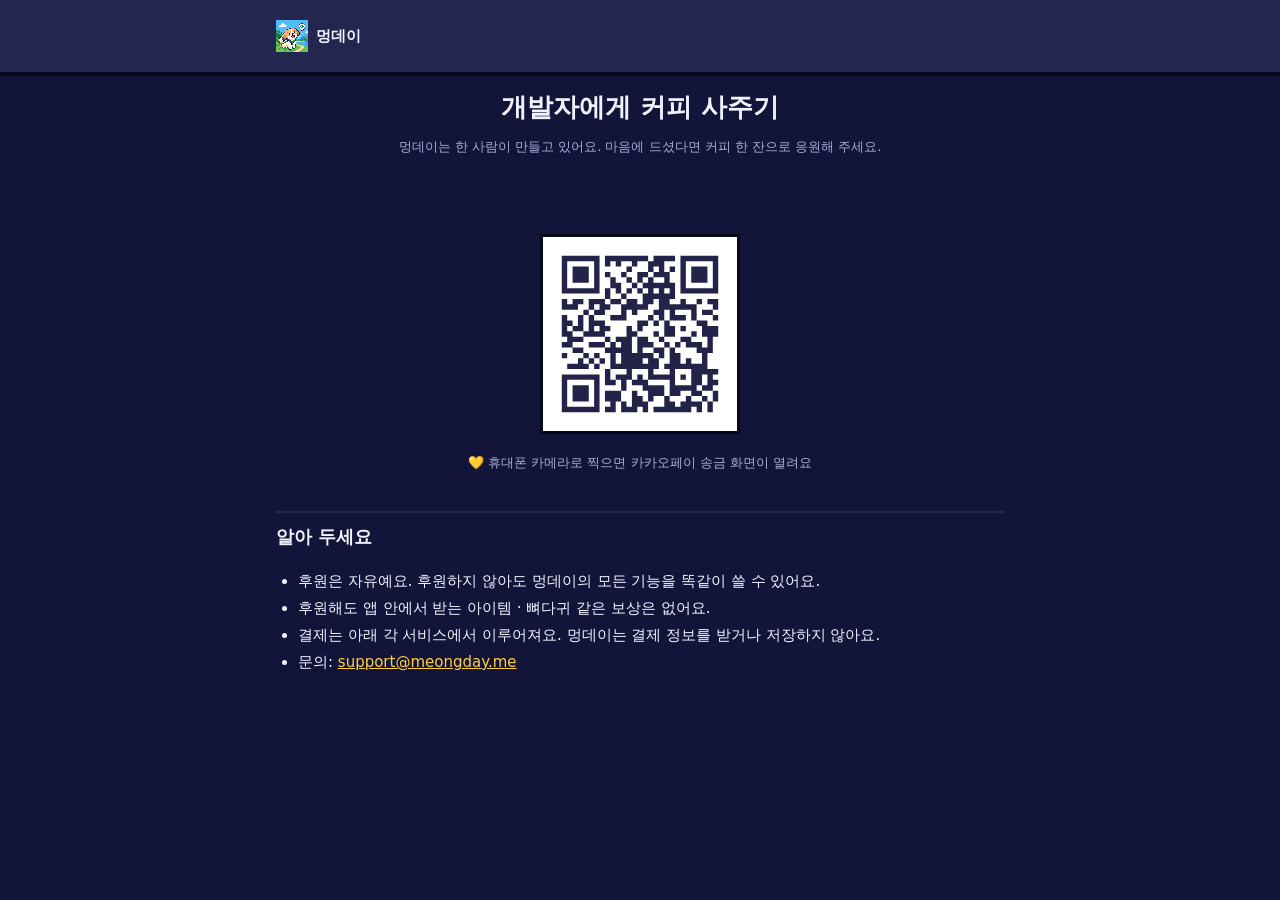
<file: coffee.html>
<!doctype html>
<html lang="ko">
<head>
<meta charset="utf-8">
<meta name="viewport" content="width=device-width, initial-scale=1">
<title>멍데이 커피 사주기</title>
<meta name="description" content="멍데이를 혼자 만드는 개발자에게 커피 한 잔으로 응원을 보내 주세요.">
<link rel="icon" href="icon.png">
<link rel="stylesheet" href="legal.css">
<style>
  .hero { text-align: center; padding: 8px 0 4px; }
  .ways { display: grid; gap: 12px; margin: 24px 0; }
  .way { display: flex; align-items: center; gap: 12px; padding: 14px 16px; background: var(--navy); border: 3px solid var(--outline);
         color: var(--ink); text-decoration: none; font-weight: 700; box-shadow: 4px 4px 0 var(--outline); }
  .way:hover, .way:focus-visible { transform: translate(1px, 1px); box-shadow: 3px 3px 0 var(--outline); }
  .way .ic { font-size: 24px; }
  .way .sub { display: block; font-weight: 400; font-size: 13px; color: var(--muted); }
  .way .go { margin-left: auto; color: var(--yellow); }
  .qr { display: none; text-align: center; margin: 8px 0 24px; }
  .qr img { width: 200px; height: 200px; background: #fff; padding: 8px; border: 3px solid var(--outline); image-rendering: pixelated; }
  .qr p { color: var(--muted); font-size: 13px; margin: 8px 0 0; }
  /* PC(마우스): 카카오페이 송금은 휴대폰에서만 열려서 QR 을 보여줌 */
  @media (hover: hover) and (pointer: fine) {
    .qr { display: block; }
    .way.mobile-only { display: none; }
  }
  .soon { text-align: center; color: var(--muted); padding: 20px; border: 2px dashed var(--navy); }
</style>
<link rel="canonical" href="https://meongday.me/coffee.html">
</head>
<body>
<header>
  <div class="wrap">
    <a class="home" href="./"><img src="icon.png" alt="">멍데이</a>
  </div>
</header>

<main class="wrap">
  <div class="hero">
    <h1>개발자에게 커피 사주기</h1>
    <p class="meta">멍데이는 한 사람이 만들고 있어요. 마음에 드셨다면 커피 한 잔으로 응원해 주세요.</p>
  </div>

  <div class="ways" id="ways"></div>
  <div class="qr" id="qr-kakao">
    <img src="coffee-kakaopay-qr.svg" alt="카카오페이 송금 QR 코드">
    <p>💛 휴대폰 카메라로 찍으면 카카오페이 송금 화면이 열려요</p>
  </div>

  <h2>알아 두세요</h2>
  <ul>
    <li>후원은 자유예요. 후원하지 않아도 멍데이의 모든 기능을 똑같이 쓸 수 있어요.</li>
    <li>후원해도 앱 안에서 받는 아이템 · 뼈다귀 같은 보상은 없어요.</li>
    <li>결제는 아래 각 서비스에서 이루어져요. 멍데이는 결제 정보를 받거나 저장하지 않아요.</li>
    <li>문의: <a href="mailto:support@meongday.me">support@meongday.me</a></li>
  </ul>
</main>

<script>
  // 후원 방법: 주소를 넣은 것만 보여요. 비어 있으면 "준비 중"
  const WAYS = [
    { icon: '💛', name: '카카오페이로 커피 보내기', sub: '휴대폰에서 누르면 카카오톡 송금 화면이 열려요', url: 'https://qr.kakaopay.com/Ej841HWmY', mobileOnly: true },
    { icon: '☕', name: 'Buy Me a Coffee', sub: '해외 카드 · 페이팔', url: '' },
  ];
  const box = document.getElementById('ways');
  const list = WAYS.filter((w) => /^https:\/\//.test(w.url));
  if (!list.length) {
    box.innerHTML = '<div class="soon">후원 방법을 준비하고 있어요. 조금만 기다려 주세요 🐾</div>';
  } else {
    for (const w of list) {
      const a = document.createElement('a');
      a.className = 'way' + (w.mobileOnly ? ' mobile-only' : ''); a.href = w.url; a.target = '_blank'; a.rel = 'noopener';
      a.innerHTML = '<span class="ic" aria-hidden="true"></span><span><span class="nm"></span><span class="sub"></span></span><span class="go" aria-hidden="true">→</span>';
      a.querySelector('.ic').textContent = w.icon;
      a.querySelector('.nm').textContent = w.name;
      a.querySelector('.sub').textContent = w.sub;
      box.append(a);
    }
  }
</script>
</body>
</html>
</file>
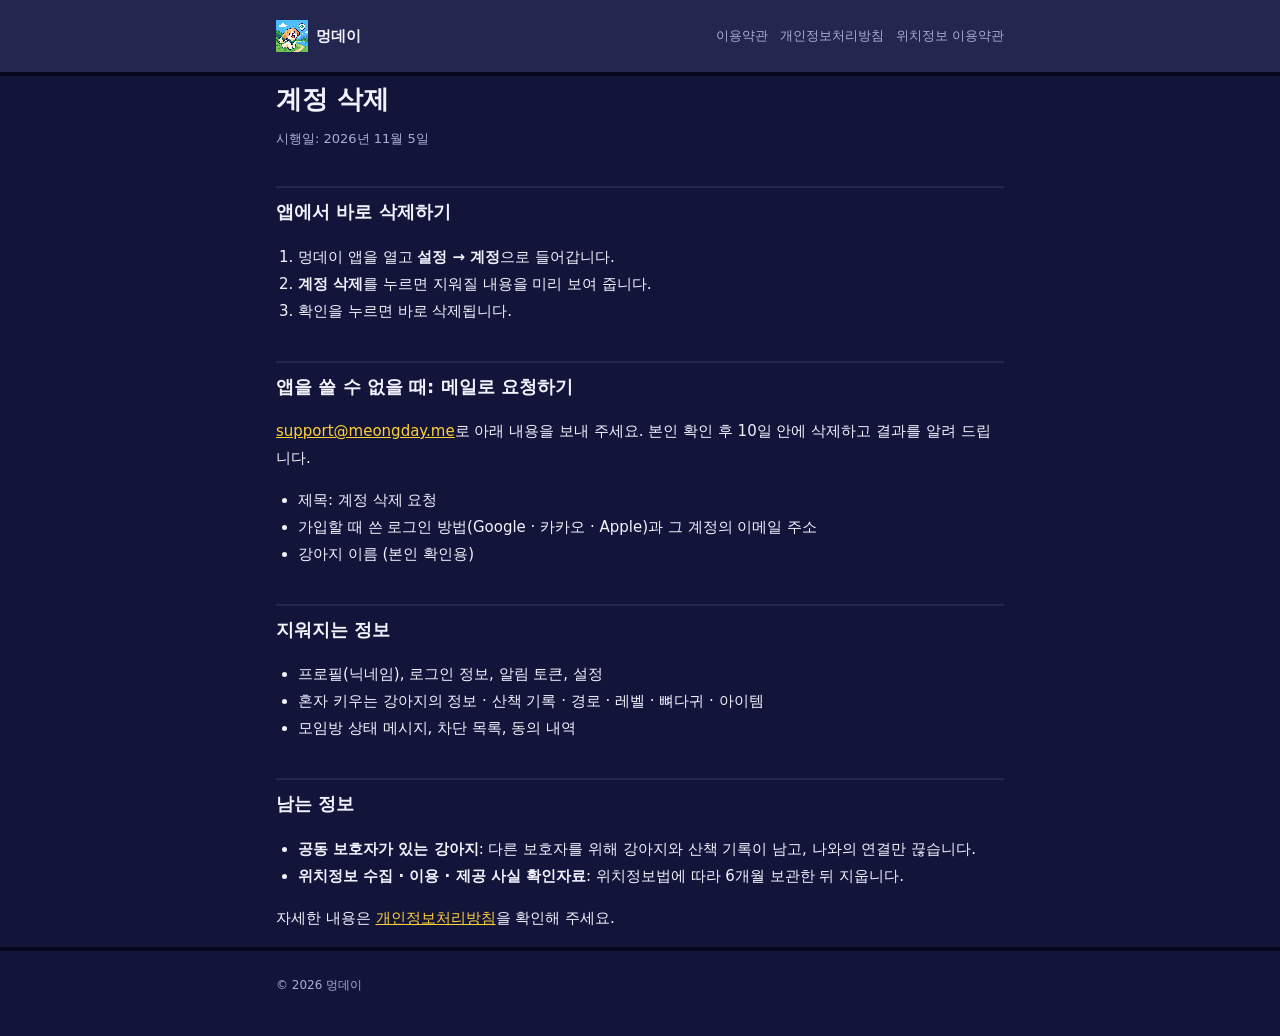
<file: delete-account.html>
<!doctype html>
<html lang="ko">
<head>
<meta charset="utf-8">
<meta name="viewport" content="width=device-width, initial-scale=1">
<title>멍데이 계정 삭제</title>
<meta name="description" content="멍데이 계정과 데이터를 삭제하는 방법을 안내합니다.">
<link rel="icon" href="icon.png">
<link rel="stylesheet" href="legal.css">
<link rel="canonical" href="https://meongday.me/delete-account.html">
</head>
<body>
<header>
  <div class="wrap">
    <a class="home" href="./"><img src="icon.png" alt="">멍데이</a>
    <nav class="docs">
      <a href="terms.html">이용약관</a>
      <a href="privacy.html">개인정보처리방침</a>
      <a href="location-terms.html">위치정보 이용약관</a>
    </nav>
  </div>
</header>

<main class="wrap">
  <h1>계정 삭제</h1>
  <p class="meta">시행일: 2026년 11월 5일</p>

  <h2>앱에서 바로 삭제하기</h2>
  <ol>
    <li>멍데이 앱을 열고 <b>설정 → 계정</b>으로 들어갑니다.</li>
    <li><b>계정 삭제</b>를 누르면 지워질 내용을 미리 보여 줍니다.</li>
    <li>확인을 누르면 바로 삭제됩니다.</li>
  </ol>

  <h2>앱을 쓸 수 없을 때: 메일로 요청하기</h2>
  <p><a href="mailto:support@meongday.me?subject=%EA%B3%84%EC%A0%95%20%EC%82%AD%EC%A0%9C%20%EC%9A%94%EC%B2%AD">support@meongday.me</a>로 아래 내용을 보내 주세요. 본인 확인 후 10일 안에 삭제하고 결과를 알려 드립니다.</p>
  <ul>
    <li>제목: 계정 삭제 요청</li>
    <li>가입할 때 쓴 로그인 방법(Google · 카카오 · Apple)과 그 계정의 이메일 주소</li>
    <li>강아지 이름 (본인 확인용)</li>
  </ul>

  <h2>지워지는 정보</h2>
  <ul>
    <li>프로필(닉네임), 로그인 정보, 알림 토큰, 설정</li>
    <li>혼자 키우는 강아지의 정보 · 산책 기록 · 경로 · 레벨 · 뼈다귀 · 아이템</li>
    <li>모임방 상태 메시지, 차단 목록, 동의 내역</li>
  </ul>

  <h2>남는 정보</h2>
  <ul>
    <li><b>공동 보호자가 있는 강아지</b>: 다른 보호자를 위해 강아지와 산책 기록이 남고, 나와의 연결만 끊습니다.</li>
    <li><b>위치정보 수집 · 이용 · 제공 사실 확인자료</b>: 위치정보법에 따라 6개월 보관한 뒤 지웁니다.</li>
  </ul>
  <p>자세한 내용은 <a href="privacy.html">개인정보처리방침</a>을 확인해 주세요.</p>
</main>

<footer>
  <div class="wrap">© 2026 멍데이</div>
</footer>
</body>
</html>
</file>
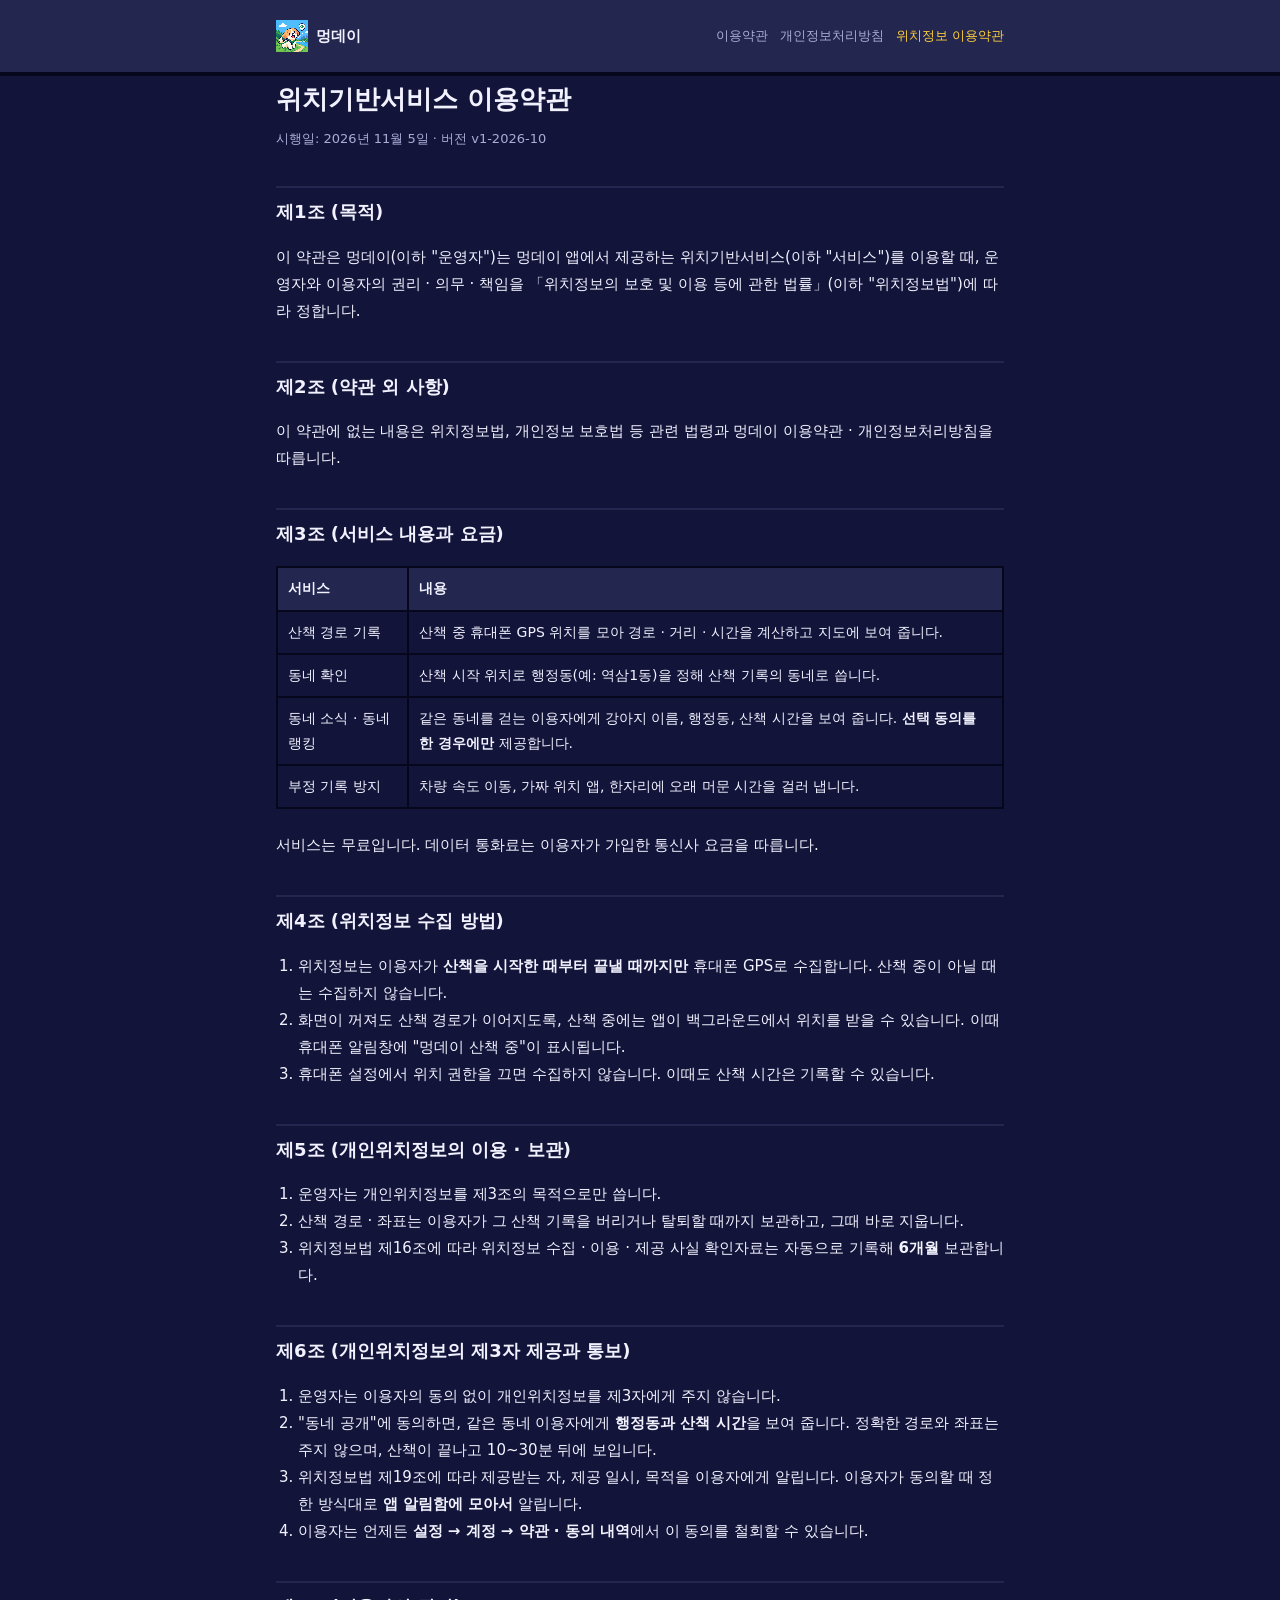
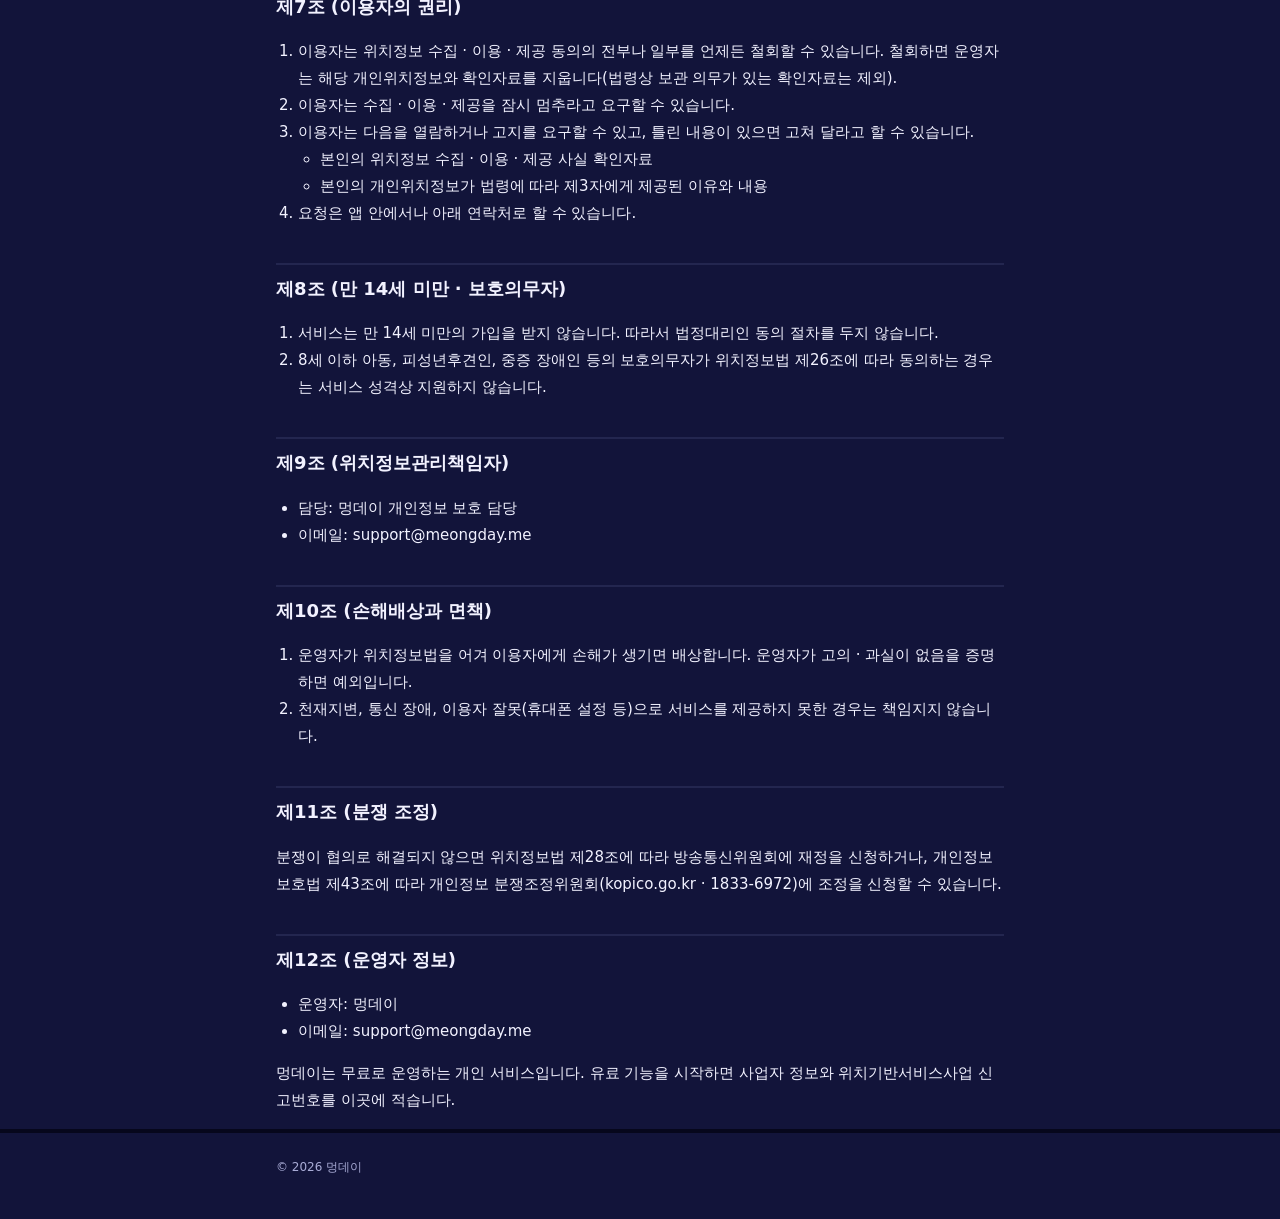
<file: location-terms.html>
<!doctype html>
<html lang="ko">
<head>
<meta charset="utf-8">
<meta name="viewport" content="width=device-width, initial-scale=1">
<title>멍데이 위치정보 이용약관</title>
<meta name="description" content="멍데이 위치기반서비스 이용약관입니다.">
<link rel="icon" href="icon.png">
<link rel="stylesheet" href="legal.css">
<link rel="canonical" href="https://meongday.me/location-terms.html">
</head>
<body>
<header>
  <div class="wrap">
    <a class="home" href="./"><img src="icon.png" alt="">멍데이</a>
    <nav class="docs">
      <a href="terms.html">이용약관</a>
      <a href="privacy.html">개인정보처리방침</a>
      <a href="location-terms.html" aria-current="page">위치정보 이용약관</a>
    </nav>
  </div>
</header>

<main class="wrap">
  <h1>위치기반서비스 이용약관</h1>
  <p class="meta">시행일: 2026년 11월 5일 · 버전 v1-2026-10</p>

  <h2>제1조 (목적)</h2>
  <p>이 약관은 멍데이(이하 "운영자")는 멍데이 앱에서 제공하는 위치기반서비스(이하 "서비스")를 이용할 때, 운영자와 이용자의 권리 · 의무 · 책임을 「위치정보의 보호 및 이용 등에 관한 법률」(이하 "위치정보법")에 따라 정합니다.</p>

  <h2>제2조 (약관 외 사항)</h2>
  <p>이 약관에 없는 내용은 위치정보법, 개인정보 보호법 등 관련 법령과 멍데이 이용약관 · 개인정보처리방침을 따릅니다.</p>

  <h2>제3조 (서비스 내용과 요금)</h2>
  <div class="table"><table>
    <tr><th>서비스</th><th>내용</th></tr>
    <tr><td>산책 경로 기록</td><td>산책 중 휴대폰 GPS 위치를 모아 경로 · 거리 · 시간을 계산하고 지도에 보여 줍니다.</td></tr>
    <tr><td>동네 확인</td><td>산책 시작 위치로 행정동(예: 역삼1동)을 정해 산책 기록의 동네로 씁니다.</td></tr>
    <tr><td>동네 소식 · 동네 랭킹</td><td>같은 동네를 걷는 이용자에게 강아지 이름, 행정동, 산책 시간을 보여 줍니다. <b>선택 동의를 한 경우에만</b> 제공합니다.</td></tr>
    <tr><td>부정 기록 방지</td><td>차량 속도 이동, 가짜 위치 앱, 한자리에 오래 머문 시간을 걸러 냅니다.</td></tr>
  </table></div>
  <p>서비스는 무료입니다. 데이터 통화료는 이용자가 가입한 통신사 요금을 따릅니다.</p>

  <h2>제4조 (위치정보 수집 방법)</h2>
  <ol>
    <li>위치정보는 이용자가 <b>산책을 시작한 때부터 끝낼 때까지만</b> 휴대폰 GPS로 수집합니다. 산책 중이 아닐 때는 수집하지 않습니다.</li>
    <li>화면이 꺼져도 산책 경로가 이어지도록, 산책 중에는 앱이 백그라운드에서 위치를 받을 수 있습니다. 이때 휴대폰 알림창에 "멍데이 산책 중"이 표시됩니다.</li>
    <li>휴대폰 설정에서 위치 권한을 끄면 수집하지 않습니다. 이때도 산책 시간은 기록할 수 있습니다.</li>
  </ol>

  <h2>제5조 (개인위치정보의 이용 · 보관)</h2>
  <ol>
    <li>운영자는 개인위치정보를 제3조의 목적으로만 씁니다.</li>
    <li>산책 경로 · 좌표는 이용자가 그 산책 기록을 버리거나 탈퇴할 때까지 보관하고, 그때 바로 지웁니다.</li>
    <li>위치정보법 제16조에 따라 위치정보 수집 · 이용 · 제공 사실 확인자료는 자동으로 기록해 <b>6개월</b> 보관합니다.</li>
  </ol>

  <h2>제6조 (개인위치정보의 제3자 제공과 통보)</h2>
  <ol>
    <li>운영자는 이용자의 동의 없이 개인위치정보를 제3자에게 주지 않습니다.</li>
    <li>"동네 공개"에 동의하면, 같은 동네 이용자에게 <b>행정동과 산책 시간</b>을 보여 줍니다. 정확한 경로와 좌표는 주지 않으며, 산책이 끝나고 10~30분 뒤에 보입니다.</li>
    <li>위치정보법 제19조에 따라 제공받는 자, 제공 일시, 목적을 이용자에게 알립니다. 이용자가 동의할 때 정한 방식대로 <b>앱 알림함에 모아서</b> 알립니다.</li>
    <li>이용자는 언제든 <b>설정 → 계정 → 약관 · 동의 내역</b>에서 이 동의를 철회할 수 있습니다.</li>
  </ol>

  <h2>제7조 (이용자의 권리)</h2>
  <ol>
    <li>이용자는 위치정보 수집 · 이용 · 제공 동의의 전부나 일부를 언제든 철회할 수 있습니다. 철회하면 운영자는 해당 개인위치정보와 확인자료를 지웁니다(법령상 보관 의무가 있는 확인자료는 제외).</li>
    <li>이용자는 수집 · 이용 · 제공을 잠시 멈추라고 요구할 수 있습니다.</li>
    <li>이용자는 다음을 열람하거나 고지를 요구할 수 있고, 틀린 내용이 있으면 고쳐 달라고 할 수 있습니다.
      <ul>
        <li>본인의 위치정보 수집 · 이용 · 제공 사실 확인자료</li>
        <li>본인의 개인위치정보가 법령에 따라 제3자에게 제공된 이유와 내용</li>
      </ul>
    </li>
    <li>요청은 앱 안에서나 아래 연락처로 할 수 있습니다.</li>
  </ol>

  <h2>제8조 (만 14세 미만 · 보호의무자)</h2>
  <ol>
    <li>서비스는 만 14세 미만의 가입을 받지 않습니다. 따라서 법정대리인 동의 절차를 두지 않습니다.</li>
    <li>8세 이하 아동, 피성년후견인, 중증 장애인 등의 보호의무자가 위치정보법 제26조에 따라 동의하는 경우는 서비스 성격상 지원하지 않습니다.</li>
  </ol>

  <h2>제9조 (위치정보관리책임자)</h2>
  <ul>
    <li>담당: 멍데이 개인정보 보호 담당</li>
    <li>이메일: support@meongday.me</li>
  </ul>

  <h2>제10조 (손해배상과 면책)</h2>
  <ol>
    <li>운영자가 위치정보법을 어겨 이용자에게 손해가 생기면 배상합니다. 운영자가 고의 · 과실이 없음을 증명하면 예외입니다.</li>
    <li>천재지변, 통신 장애, 이용자 잘못(휴대폰 설정 등)으로 서비스를 제공하지 못한 경우는 책임지지 않습니다.</li>
  </ol>

  <h2>제11조 (분쟁 조정)</h2>
  <p>분쟁이 협의로 해결되지 않으면 위치정보법 제28조에 따라 방송통신위원회에 재정을 신청하거나, 개인정보 보호법 제43조에 따라 개인정보 분쟁조정위원회(kopico.go.kr · 1833-6972)에 조정을 신청할 수 있습니다.</p>

  <h2>제12조 (운영자 정보)</h2>
  <ul>
    <li>운영자: 멍데이</li>
    <li>이메일: support@meongday.me</li>
  </ul>
  <p>멍데이는 무료로 운영하는 개인 서비스입니다. 유료 기능을 시작하면 사업자 정보와 위치기반서비스사업 신고번호를 이곳에 적습니다.</p>
</main>

<footer>
  <div class="wrap">© 2026 멍데이</div>
</footer>
</body>
</html>
</file>
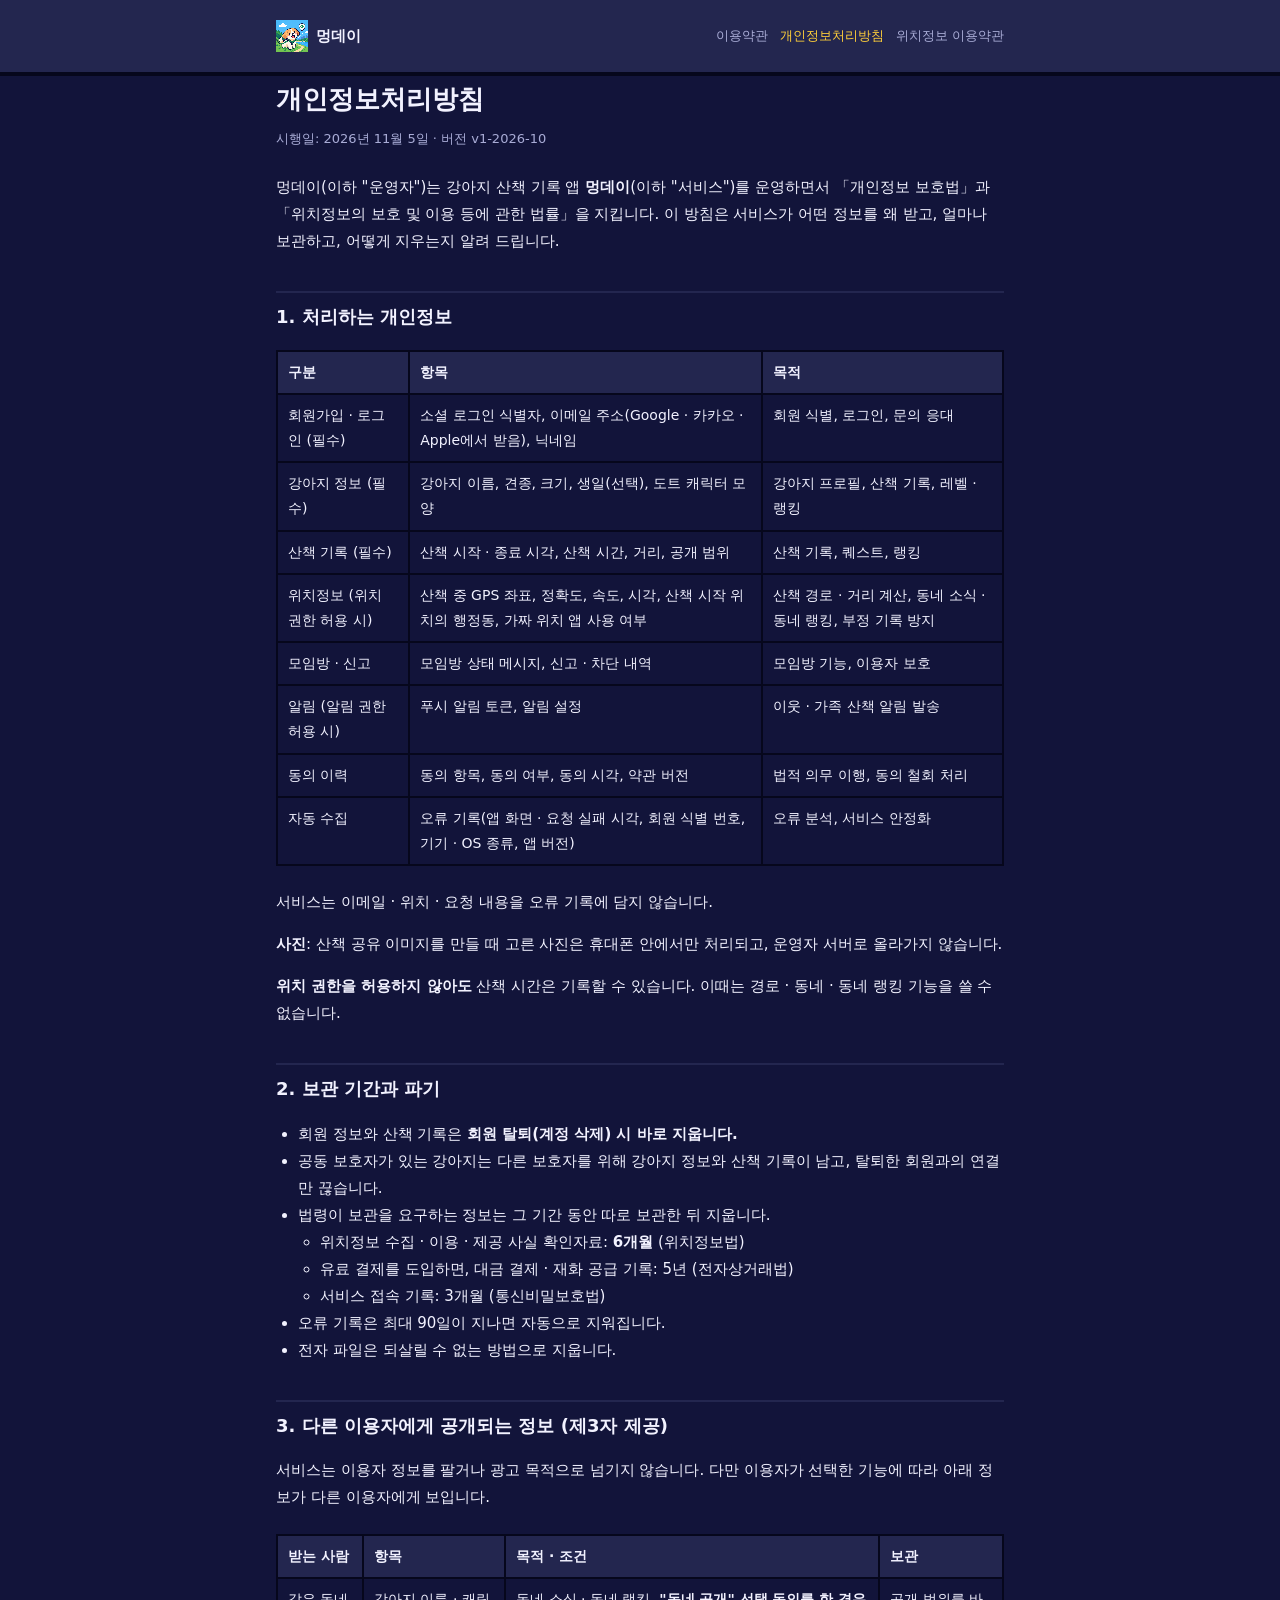
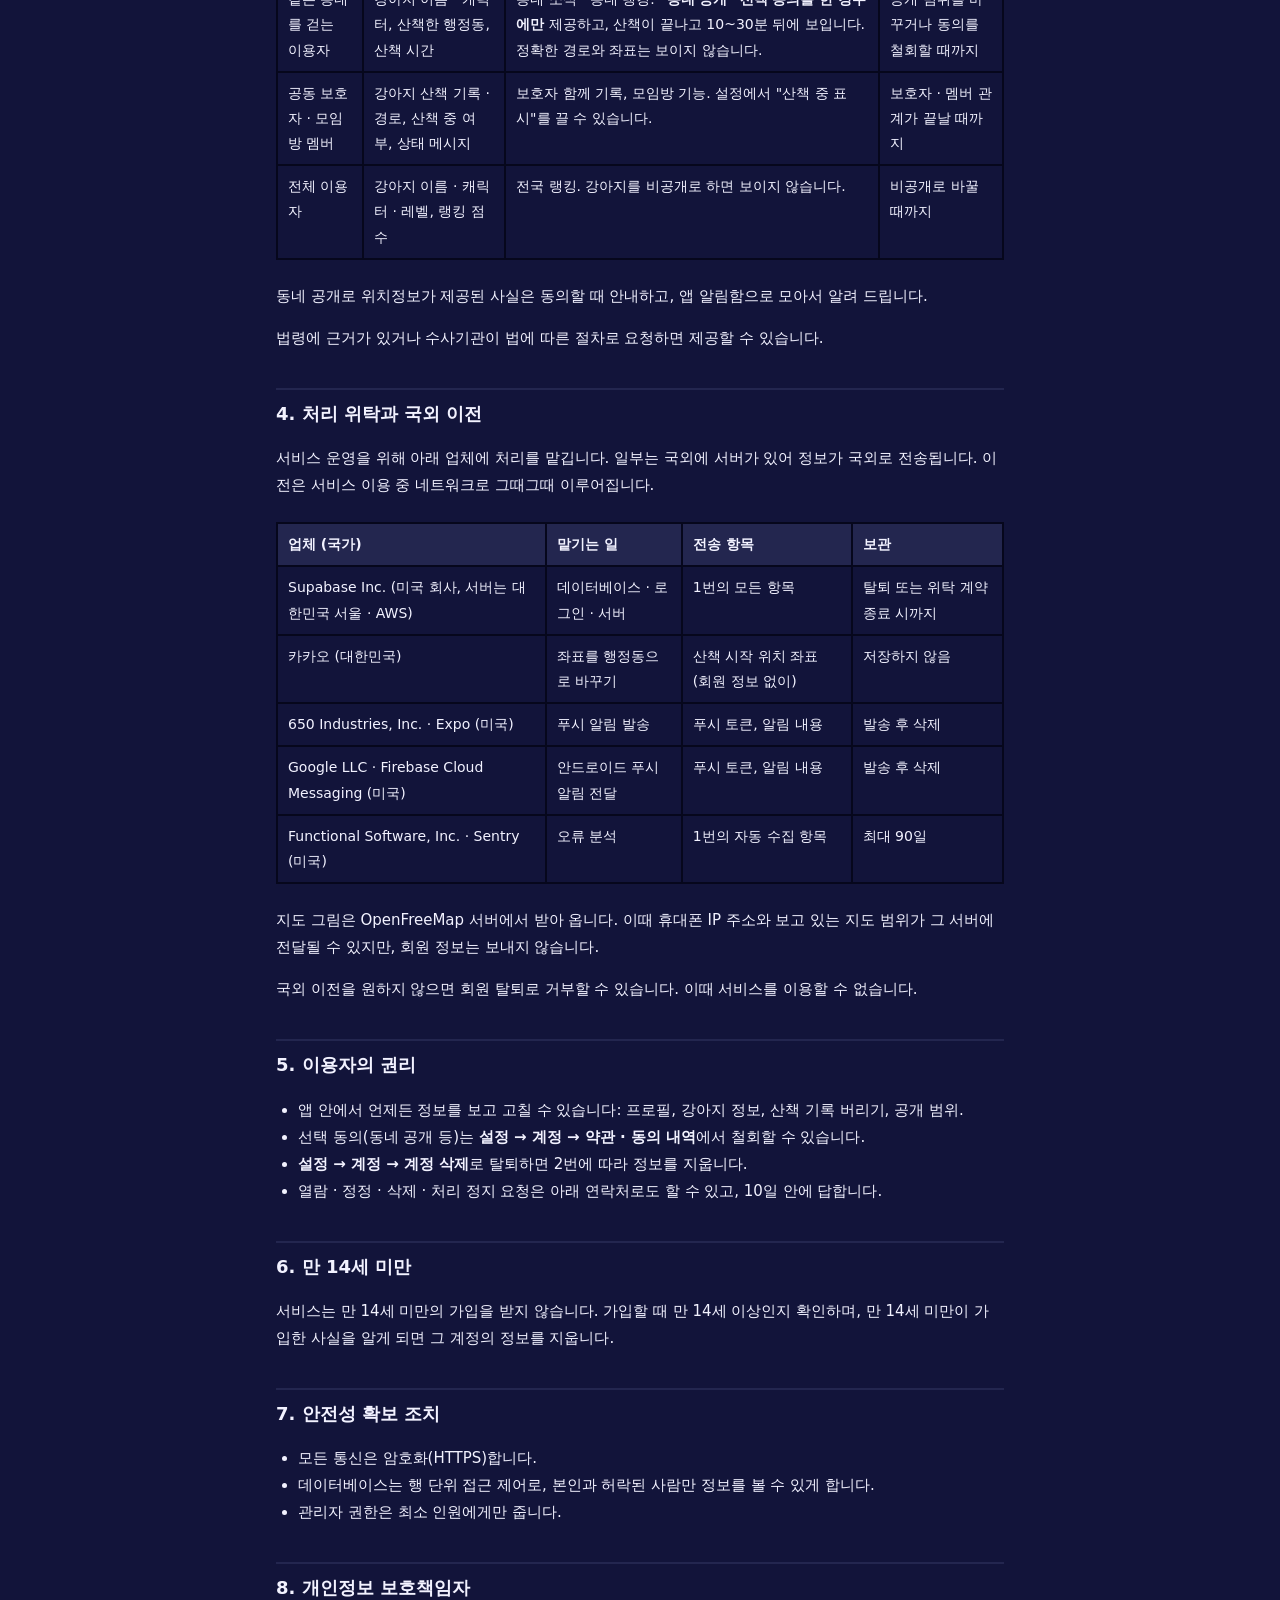
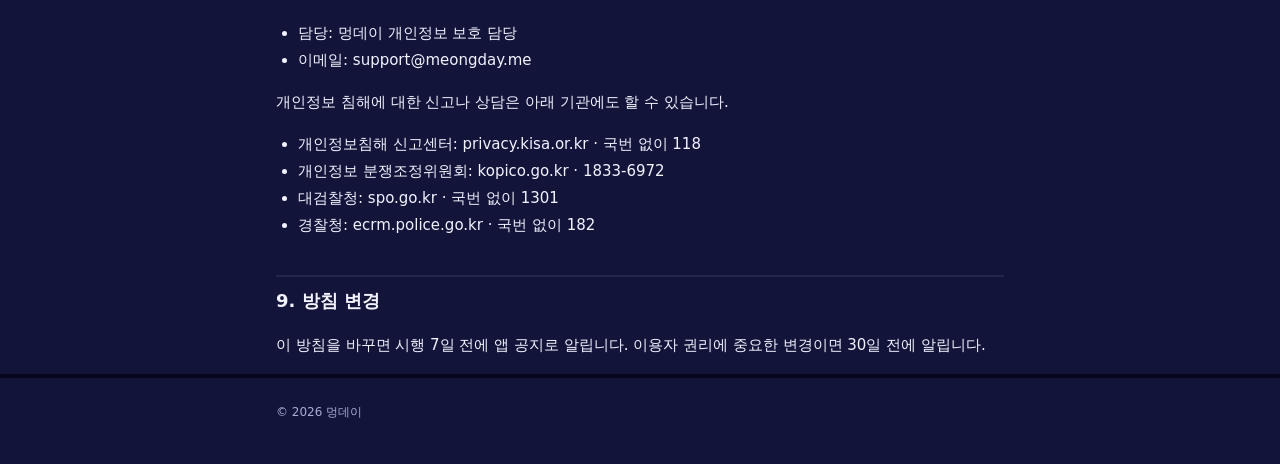
<file: privacy.html>
<!doctype html>
<html lang="ko">
<head>
<meta charset="utf-8">
<meta name="viewport" content="width=device-width, initial-scale=1">
<title>멍데이 개인정보처리방침</title>
<meta name="description" content="멍데이 앱이 어떤 개인정보를 왜 받고, 얼마나 보관하고, 어떻게 지우는지 안내합니다.">
<link rel="icon" href="icon.png">
<link rel="stylesheet" href="legal.css">
<link rel="canonical" href="https://meongday.me/privacy.html">
</head>
<body>
<header>
  <div class="wrap">
    <a class="home" href="./"><img src="icon.png" alt="">멍데이</a>
    <nav class="docs">
      <a href="terms.html">이용약관</a>
      <a href="privacy.html" aria-current="page">개인정보처리방침</a>
      <a href="location-terms.html">위치정보 이용약관</a>
    </nav>
  </div>
</header>

<main class="wrap">
  <h1>개인정보처리방침</h1>
  <p class="meta">시행일: 2026년 11월 5일 · 버전 v1-2026-10</p>

  <p>멍데이(이하 "운영자")는 강아지 산책 기록 앱 <b>멍데이</b>(이하 "서비스")를 운영하면서 「개인정보 보호법」과 「위치정보의 보호 및 이용 등에 관한 법률」을 지킵니다. 이 방침은 서비스가 어떤 정보를 왜 받고, 얼마나 보관하고, 어떻게 지우는지 알려 드립니다.</p>

  <h2>1. 처리하는 개인정보</h2>
  <div class="table"><table>
    <tr><th>구분</th><th>항목</th><th>목적</th></tr>
    <tr><td>회원가입 · 로그인 (필수)</td><td>소셜 로그인 식별자, 이메일 주소(Google · 카카오 · Apple에서 받음), 닉네임</td><td>회원 식별, 로그인, 문의 응대</td></tr>
    <tr><td>강아지 정보 (필수)</td><td>강아지 이름, 견종, 크기, 생일(선택), 도트 캐릭터 모양</td><td>강아지 프로필, 산책 기록, 레벨 · 랭킹</td></tr>
    <tr><td>산책 기록 (필수)</td><td>산책 시작 · 종료 시각, 산책 시간, 거리, 공개 범위</td><td>산책 기록, 퀘스트, 랭킹</td></tr>
    <tr><td>위치정보 (위치 권한 허용 시)</td><td>산책 중 GPS 좌표, 정확도, 속도, 시각, 산책 시작 위치의 행정동, 가짜 위치 앱 사용 여부</td><td>산책 경로 · 거리 계산, 동네 소식 · 동네 랭킹, 부정 기록 방지</td></tr>
    <tr><td>모임방 · 신고</td><td>모임방 상태 메시지, 신고 · 차단 내역</td><td>모임방 기능, 이용자 보호</td></tr>
    <tr><td>알림 (알림 권한 허용 시)</td><td>푸시 알림 토큰, 알림 설정</td><td>이웃 · 가족 산책 알림 발송</td></tr>
    <tr><td>동의 이력</td><td>동의 항목, 동의 여부, 동의 시각, 약관 버전</td><td>법적 의무 이행, 동의 철회 처리</td></tr>
    <tr><td>자동 수집</td><td>오류 기록(앱 화면 · 요청 실패 시각, 회원 식별 번호, 기기 · OS 종류, 앱 버전)</td><td>오류 분석, 서비스 안정화</td></tr>
  </table></div>
  <p>서비스는 이메일 · 위치 · 요청 내용을 오류 기록에 담지 않습니다.</p>
  <p><b>사진</b>: 산책 공유 이미지를 만들 때 고른 사진은 휴대폰 안에서만 처리되고, 운영자 서버로 올라가지 않습니다.</p>
  <p><b>위치 권한을 허용하지 않아도</b> 산책 시간은 기록할 수 있습니다. 이때는 경로 · 동네 · 동네 랭킹 기능을 쓸 수 없습니다.</p>

  <h2>2. 보관 기간과 파기</h2>
  <ul>
    <li>회원 정보와 산책 기록은 <b>회원 탈퇴(계정 삭제) 시 바로 지웁니다.</b></li>
    <li>공동 보호자가 있는 강아지는 다른 보호자를 위해 강아지 정보와 산책 기록이 남고, 탈퇴한 회원과의 연결만 끊습니다.</li>
    <li>법령이 보관을 요구하는 정보는 그 기간 동안 따로 보관한 뒤 지웁니다.
      <ul>
        <li>위치정보 수집 · 이용 · 제공 사실 확인자료: <b>6개월</b> (위치정보법)</li>
        <li>유료 결제를 도입하면, 대금 결제 · 재화 공급 기록: 5년 (전자상거래법)</li>
        <li>서비스 접속 기록: 3개월 (통신비밀보호법)</li>
      </ul>
    </li>
    <li>오류 기록은 최대 90일이 지나면 자동으로 지워집니다.</li>
    <li>전자 파일은 되살릴 수 없는 방법으로 지웁니다.</li>
  </ul>

  <h2>3. 다른 이용자에게 공개되는 정보 (제3자 제공)</h2>
  <p>서비스는 이용자 정보를 팔거나 광고 목적으로 넘기지 않습니다. 다만 이용자가 선택한 기능에 따라 아래 정보가 다른 이용자에게 보입니다.</p>
  <div class="table"><table>
    <tr><th>받는 사람</th><th>항목</th><th>목적 · 조건</th><th>보관</th></tr>
    <tr><td>같은 동네를 걷는 이용자</td><td>강아지 이름 · 캐릭터, 산책한 행정동, 산책 시간</td><td>동네 소식 · 동네 랭킹. <b>"동네 공개" 선택 동의를 한 경우에만</b> 제공하고, 산책이 끝나고 10~30분 뒤에 보입니다. 정확한 경로와 좌표는 보이지 않습니다.</td><td>공개 범위를 바꾸거나 동의를 철회할 때까지</td></tr>
    <tr><td>공동 보호자 · 모임방 멤버</td><td>강아지 산책 기록 · 경로, 산책 중 여부, 상태 메시지</td><td>보호자 함께 기록, 모임방 기능. 설정에서 "산책 중 표시"를 끌 수 있습니다.</td><td>보호자 · 멤버 관계가 끝날 때까지</td></tr>
    <tr><td>전체 이용자</td><td>강아지 이름 · 캐릭터 · 레벨, 랭킹 점수</td><td>전국 랭킹. 강아지를 비공개로 하면 보이지 않습니다.</td><td>비공개로 바꿀 때까지</td></tr>
  </table></div>
  <p>동네 공개로 위치정보가 제공된 사실은 동의할 때 안내하고, 앱 알림함으로 모아서 알려 드립니다.</p>
  <p>법령에 근거가 있거나 수사기관이 법에 따른 절차로 요청하면 제공할 수 있습니다.</p>

  <h2>4. 처리 위탁과 국외 이전</h2>
  <p>서비스 운영을 위해 아래 업체에 처리를 맡깁니다. 일부는 국외에 서버가 있어 정보가 국외로 전송됩니다. 이전은 서비스 이용 중 네트워크로 그때그때 이루어집니다.</p>
  <div class="table"><table>
    <tr><th>업체 (국가)</th><th>맡기는 일</th><th>전송 항목</th><th>보관</th></tr>
    <tr><td>Supabase Inc. (미국 회사, 서버는 대한민국 서울 · AWS)</td><td>데이터베이스 · 로그인 · 서버</td><td>1번의 모든 항목</td><td>탈퇴 또는 위탁 계약 종료 시까지</td></tr>
    <tr><td>카카오 (대한민국)</td><td>좌표를 행정동으로 바꾸기</td><td>산책 시작 위치 좌표 (회원 정보 없이)</td><td>저장하지 않음</td></tr>
    <tr><td>650 Industries, Inc. · Expo (미국)</td><td>푸시 알림 발송</td><td>푸시 토큰, 알림 내용</td><td>발송 후 삭제</td></tr>
    <tr><td>Google LLC · Firebase Cloud Messaging (미국)</td><td>안드로이드 푸시 알림 전달</td><td>푸시 토큰, 알림 내용</td><td>발송 후 삭제</td></tr>
    <tr><td>Functional Software, Inc. · Sentry (미국)</td><td>오류 분석</td><td>1번의 자동 수집 항목</td><td>최대 90일</td></tr>
  </table></div>
  <p>지도 그림은 OpenFreeMap 서버에서 받아 옵니다. 이때 휴대폰 IP 주소와 보고 있는 지도 범위가 그 서버에 전달될 수 있지만, 회원 정보는 보내지 않습니다.</p>
  <p>국외 이전을 원하지 않으면 회원 탈퇴로 거부할 수 있습니다. 이때 서비스를 이용할 수 없습니다.</p>

  <h2>5. 이용자의 권리</h2>
  <ul>
    <li>앱 안에서 언제든 정보를 보고 고칠 수 있습니다: 프로필, 강아지 정보, 산책 기록 버리기, 공개 범위.</li>
    <li>선택 동의(동네 공개 등)는 <b>설정 → 계정 → 약관 · 동의 내역</b>에서 철회할 수 있습니다.</li>
    <li><b>설정 → 계정 → 계정 삭제</b>로 탈퇴하면 2번에 따라 정보를 지웁니다.</li>
    <li>열람 · 정정 · 삭제 · 처리 정지 요청은 아래 연락처로도 할 수 있고, 10일 안에 답합니다.</li>
  </ul>

  <h2>6. 만 14세 미만</h2>
  <p>서비스는 만 14세 미만의 가입을 받지 않습니다. 가입할 때 만 14세 이상인지 확인하며, 만 14세 미만이 가입한 사실을 알게 되면 그 계정의 정보를 지웁니다.</p>

  <h2>7. 안전성 확보 조치</h2>
  <ul>
    <li>모든 통신은 암호화(HTTPS)합니다.</li>
    <li>데이터베이스는 행 단위 접근 제어로, 본인과 허락된 사람만 정보를 볼 수 있게 합니다.</li>
    <li>관리자 권한은 최소 인원에게만 줍니다.</li>
  </ul>

  <h2>8. 개인정보 보호책임자</h2>
  <ul>
    <li>담당: 멍데이 개인정보 보호 담당</li>
    <li>이메일: support@meongday.me</li>
  </ul>
  <p>개인정보 침해에 대한 신고나 상담은 아래 기관에도 할 수 있습니다.</p>
  <ul>
    <li>개인정보침해 신고센터: privacy.kisa.or.kr · 국번 없이 118</li>
    <li>개인정보 분쟁조정위원회: kopico.go.kr · 1833-6972</li>
    <li>대검찰청: spo.go.kr · 국번 없이 1301</li>
    <li>경찰청: ecrm.police.go.kr · 국번 없이 182</li>
  </ul>

  <h2>9. 방침 변경</h2>
  <p>이 방침을 바꾸면 시행 7일 전에 앱 공지로 알립니다. 이용자 권리에 중요한 변경이면 30일 전에 알립니다.</p>
</main>

<footer>
  <div class="wrap">© 2026 멍데이</div>
</footer>
</body>
</html>
</file>
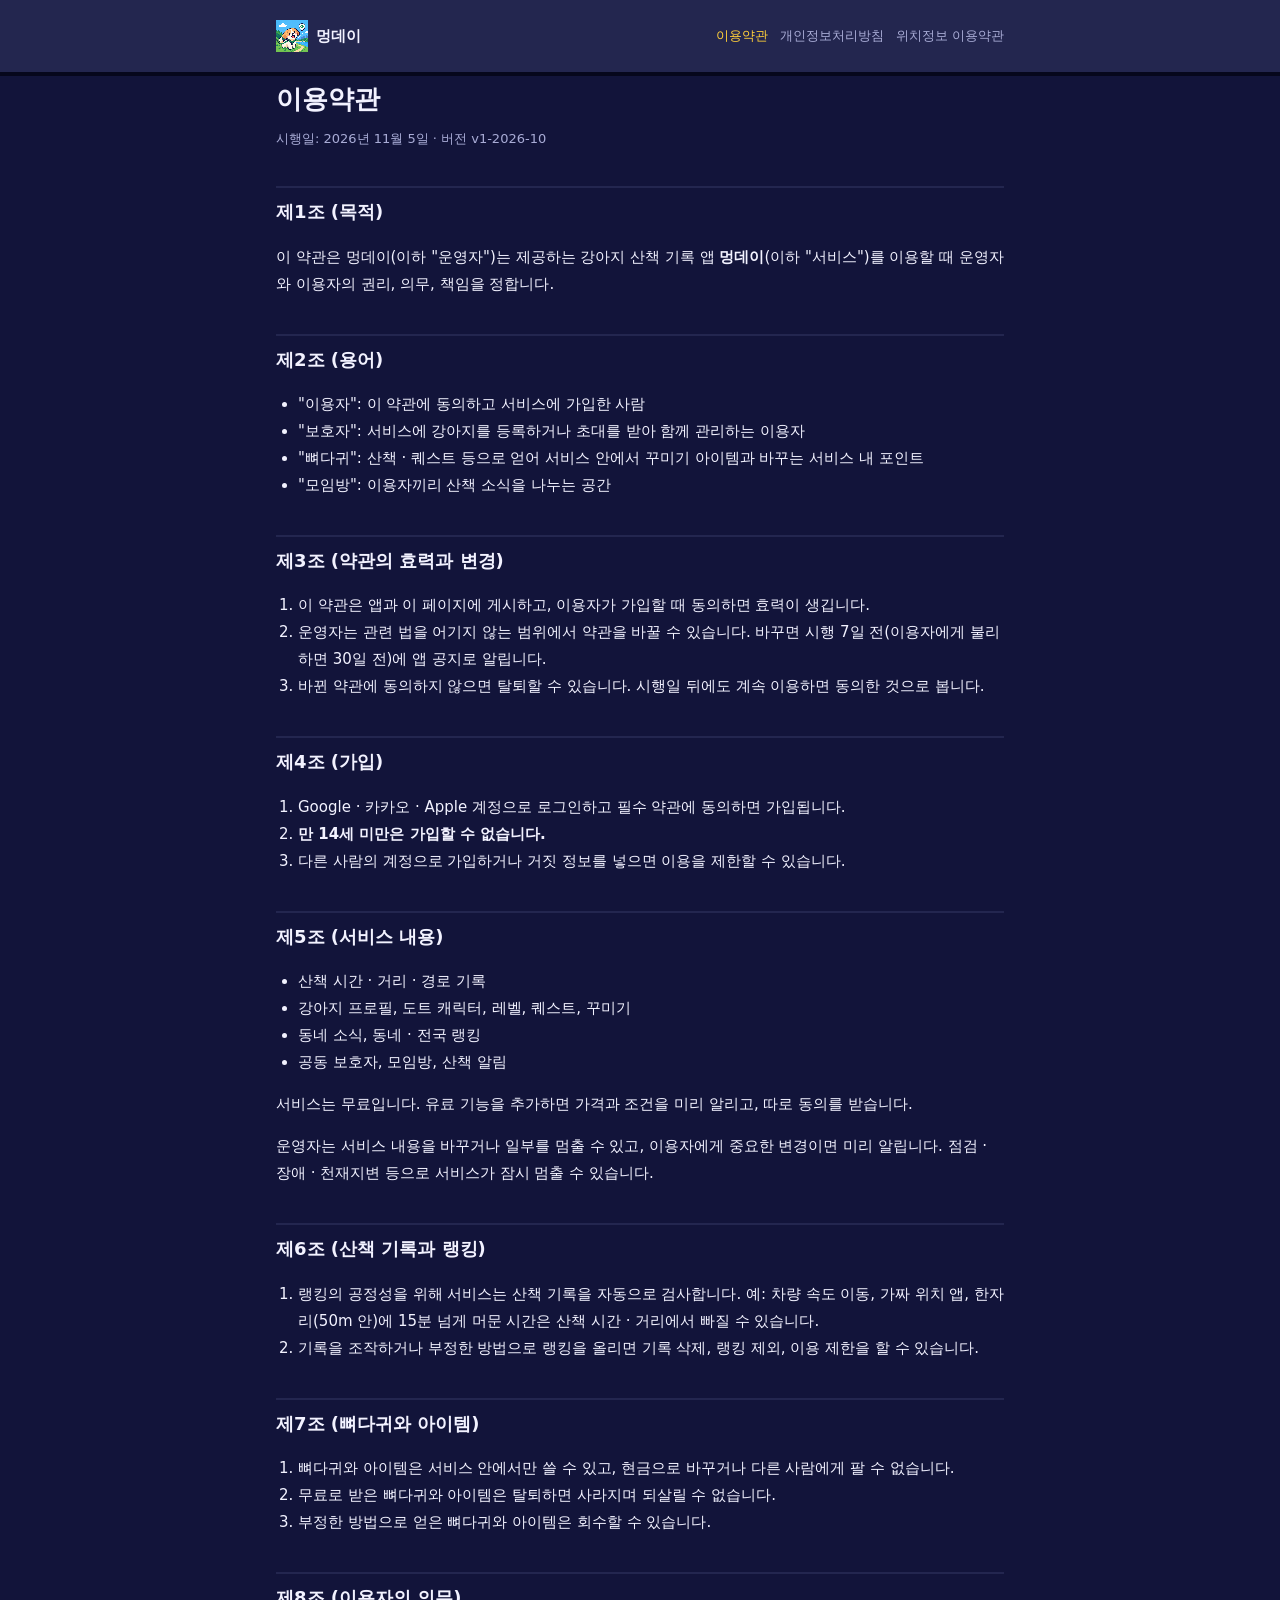
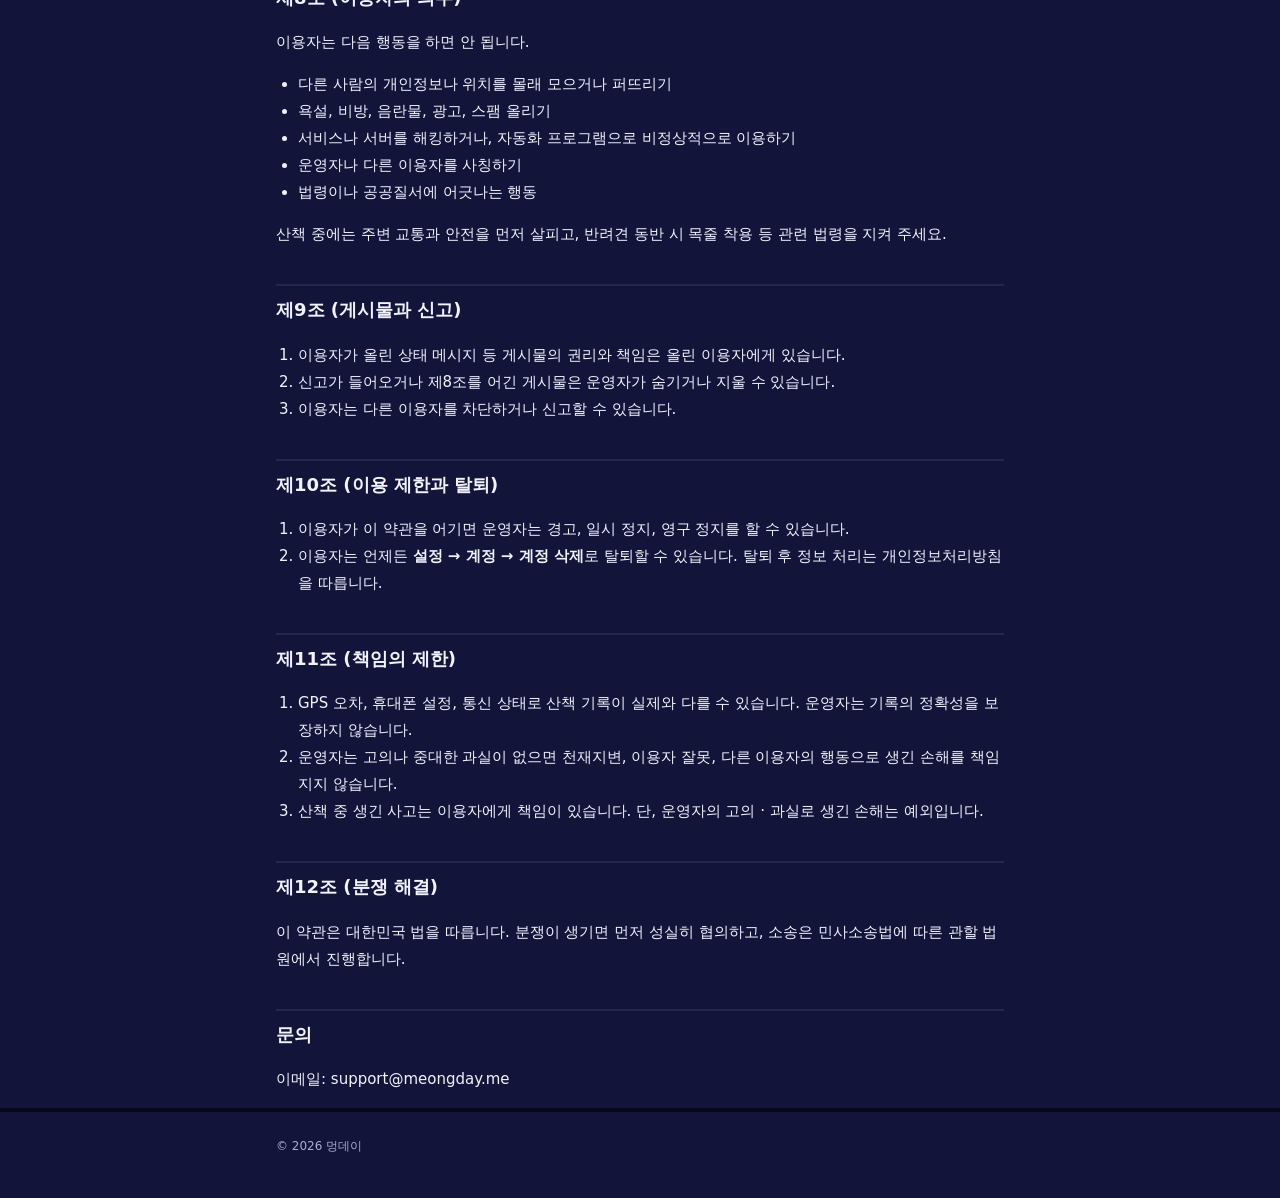
<file: terms.html>
<!doctype html>
<html lang="ko">
<head>
<meta charset="utf-8">
<meta name="viewport" content="width=device-width, initial-scale=1">
<title>멍데이 이용약관</title>
<meta name="description" content="멍데이 서비스 이용약관입니다.">
<link rel="icon" href="icon.png">
<link rel="stylesheet" href="legal.css">
<link rel="canonical" href="https://meongday.me/terms.html">
</head>
<body>
<header>
  <div class="wrap">
    <a class="home" href="./"><img src="icon.png" alt="">멍데이</a>
    <nav class="docs">
      <a href="terms.html" aria-current="page">이용약관</a>
      <a href="privacy.html">개인정보처리방침</a>
      <a href="location-terms.html">위치정보 이용약관</a>
    </nav>
  </div>
</header>

<main class="wrap">
  <h1>이용약관</h1>
  <p class="meta">시행일: 2026년 11월 5일 · 버전 v1-2026-10</p>

  <h2>제1조 (목적)</h2>
  <p>이 약관은 멍데이(이하 "운영자")는 제공하는 강아지 산책 기록 앱 <b>멍데이</b>(이하 "서비스")를 이용할 때 운영자와 이용자의 권리, 의무, 책임을 정합니다.</p>

  <h2>제2조 (용어)</h2>
  <ul>
    <li>"이용자": 이 약관에 동의하고 서비스에 가입한 사람</li>
    <li>"보호자": 서비스에 강아지를 등록하거나 초대를 받아 함께 관리하는 이용자</li>
    <li>"뼈다귀": 산책 · 퀘스트 등으로 얻어 서비스 안에서 꾸미기 아이템과 바꾸는 서비스 내 포인트</li>
    <li>"모임방": 이용자끼리 산책 소식을 나누는 공간</li>
  </ul>

  <h2>제3조 (약관의 효력과 변경)</h2>
  <ol>
    <li>이 약관은 앱과 이 페이지에 게시하고, 이용자가 가입할 때 동의하면 효력이 생깁니다.</li>
    <li>운영자는 관련 법을 어기지 않는 범위에서 약관을 바꿀 수 있습니다. 바꾸면 시행 7일 전(이용자에게 불리하면 30일 전)에 앱 공지로 알립니다.</li>
    <li>바뀐 약관에 동의하지 않으면 탈퇴할 수 있습니다. 시행일 뒤에도 계속 이용하면 동의한 것으로 봅니다.</li>
  </ol>

  <h2>제4조 (가입)</h2>
  <ol>
    <li>Google · 카카오 · Apple 계정으로 로그인하고 필수 약관에 동의하면 가입됩니다.</li>
    <li><b>만 14세 미만은 가입할 수 없습니다.</b></li>
    <li>다른 사람의 계정으로 가입하거나 거짓 정보를 넣으면 이용을 제한할 수 있습니다.</li>
  </ol>

  <h2>제5조 (서비스 내용)</h2>
  <ul>
    <li>산책 시간 · 거리 · 경로 기록</li>
    <li>강아지 프로필, 도트 캐릭터, 레벨, 퀘스트, 꾸미기</li>
    <li>동네 소식, 동네 · 전국 랭킹</li>
    <li>공동 보호자, 모임방, 산책 알림</li>
  </ul>
  <p>서비스는 무료입니다. 유료 기능을 추가하면 가격과 조건을 미리 알리고, 따로 동의를 받습니다.</p>
  <p>운영자는 서비스 내용을 바꾸거나 일부를 멈출 수 있고, 이용자에게 중요한 변경이면 미리 알립니다. 점검 · 장애 · 천재지변 등으로 서비스가 잠시 멈출 수 있습니다.</p>

  <h2>제6조 (산책 기록과 랭킹)</h2>
  <ol>
    <li>랭킹의 공정성을 위해 서비스는 산책 기록을 자동으로 검사합니다. 예: 차량 속도 이동, 가짜 위치 앱, 한자리(50m 안)에 15분 넘게 머문 시간은 산책 시간 · 거리에서 빠질 수 있습니다.</li>
    <li>기록을 조작하거나 부정한 방법으로 랭킹을 올리면 기록 삭제, 랭킹 제외, 이용 제한을 할 수 있습니다.</li>
  </ol>

  <h2>제7조 (뼈다귀와 아이템)</h2>
  <ol>
    <li>뼈다귀와 아이템은 서비스 안에서만 쓸 수 있고, 현금으로 바꾸거나 다른 사람에게 팔 수 없습니다.</li>
    <li>무료로 받은 뼈다귀와 아이템은 탈퇴하면 사라지며 되살릴 수 없습니다.</li>
    <li>부정한 방법으로 얻은 뼈다귀와 아이템은 회수할 수 있습니다.</li>
  </ol>

  <h2>제8조 (이용자의 의무)</h2>
  <p>이용자는 다음 행동을 하면 안 됩니다.</p>
  <ul>
    <li>다른 사람의 개인정보나 위치를 몰래 모으거나 퍼뜨리기</li>
    <li>욕설, 비방, 음란물, 광고, 스팸 올리기</li>
    <li>서비스나 서버를 해킹하거나, 자동화 프로그램으로 비정상적으로 이용하기</li>
    <li>운영자나 다른 이용자를 사칭하기</li>
    <li>법령이나 공공질서에 어긋나는 행동</li>
  </ul>
  <p>산책 중에는 주변 교통과 안전을 먼저 살피고, 반려견 동반 시 목줄 착용 등 관련 법령을 지켜 주세요.</p>

  <h2>제9조 (게시물과 신고)</h2>
  <ol>
    <li>이용자가 올린 상태 메시지 등 게시물의 권리와 책임은 올린 이용자에게 있습니다.</li>
    <li>신고가 들어오거나 제8조를 어긴 게시물은 운영자가 숨기거나 지울 수 있습니다.</li>
    <li>이용자는 다른 이용자를 차단하거나 신고할 수 있습니다.</li>
  </ol>

  <h2>제10조 (이용 제한과 탈퇴)</h2>
  <ol>
    <li>이용자가 이 약관을 어기면 운영자는 경고, 일시 정지, 영구 정지를 할 수 있습니다.</li>
    <li>이용자는 언제든 <b>설정 → 계정 → 계정 삭제</b>로 탈퇴할 수 있습니다. 탈퇴 후 정보 처리는 개인정보처리방침을 따릅니다.</li>
  </ol>

  <h2>제11조 (책임의 제한)</h2>
  <ol>
    <li>GPS 오차, 휴대폰 설정, 통신 상태로 산책 기록이 실제와 다를 수 있습니다. 운영자는 기록의 정확성을 보장하지 않습니다.</li>
    <li>운영자는 고의나 중대한 과실이 없으면 천재지변, 이용자 잘못, 다른 이용자의 행동으로 생긴 손해를 책임지지 않습니다.</li>
    <li>산책 중 생긴 사고는 이용자에게 책임이 있습니다. 단, 운영자의 고의 · 과실로 생긴 손해는 예외입니다.</li>
  </ol>

  <h2>제12조 (분쟁 해결)</h2>
  <p>이 약관은 대한민국 법을 따릅니다. 분쟁이 생기면 먼저 성실히 협의하고, 소송은 민사소송법에 따른 관할 법원에서 진행합니다.</p>

  <h2>문의</h2>
  <p>이메일: support@meongday.me</p>
</main>

<footer>
  <div class="wrap">© 2026 멍데이</div>
</footer>
</body>
</html>
</file>
<file: legal.css>
/* 약관 · 개인정보처리방침 공통 스타일 (index.html 색과 같음) */
:root {
  --night: #12143A;
  --navy: #23264F;
  --ink: #F2F2FF;
  --muted: #A9ACD6;
  --outline: #06071C;
  --yellow: #FFCF3A;
  --orange: #FF8A2B;
  color-scheme: dark;
}
* { box-sizing: border-box; }
body {
  margin: 0;
  background: var(--night);
  color: var(--ink);
  font-family: "Apple SD Gothic Neo", "Malgun Gothic", system-ui, sans-serif;
  font-size: 15px;
  line-height: 1.8;
}
a { color: var(--yellow); }
.wrap { max-width: 760px; margin: 0 auto; padding: 0 16px; }
header { padding: 20px 0; border-bottom: 4px solid var(--outline); background: var(--navy); }
header .wrap { display: flex; align-items: center; gap: 12px; flex-wrap: wrap; }
header a.home { display: flex; align-items: center; gap: 8px; color: var(--ink); text-decoration: none; font-weight: 700; }
header a.home img { width: 32px; height: 32px; image-rendering: pixelated; }
nav.docs { margin-left: auto; display: flex; gap: 12px; flex-wrap: wrap; font-size: 13px; }
nav.docs a { color: var(--muted); text-decoration: none; }
nav.docs a[aria-current="page"] { color: var(--yellow); }
main { padding: 32px 0 48px; }
h1 { font-size: 26px; margin: 0 0 4px; }
.meta { color: var(--muted); font-size: 13px; margin: 0 0 24px; }
h2 { font-size: 18px; margin: 36px 0 8px; padding-top: 8px; border-top: 2px solid var(--navy); }
h3 { font-size: 15px; margin: 20px 0 4px; }
p, li { overflow-wrap: anywhere; }
ul, ol { padding-left: 22px; }
.table { overflow-x: auto; }
table { border-collapse: collapse; width: 100%; font-size: 14px; margin: 8px 0; }
th, td { border: 2px solid var(--outline); padding: 8px 10px; text-align: left; vertical-align: top; }
th { background: var(--navy); }
.note { background: var(--navy); border: 2px solid var(--outline); padding: 12px 14px; font-size: 14px; }
.todo { color: var(--orange); font-weight: 700; }
footer { padding: 24px 0 40px; color: var(--muted); font-size: 12px; border-top: 4px solid var(--outline); }
</file>
